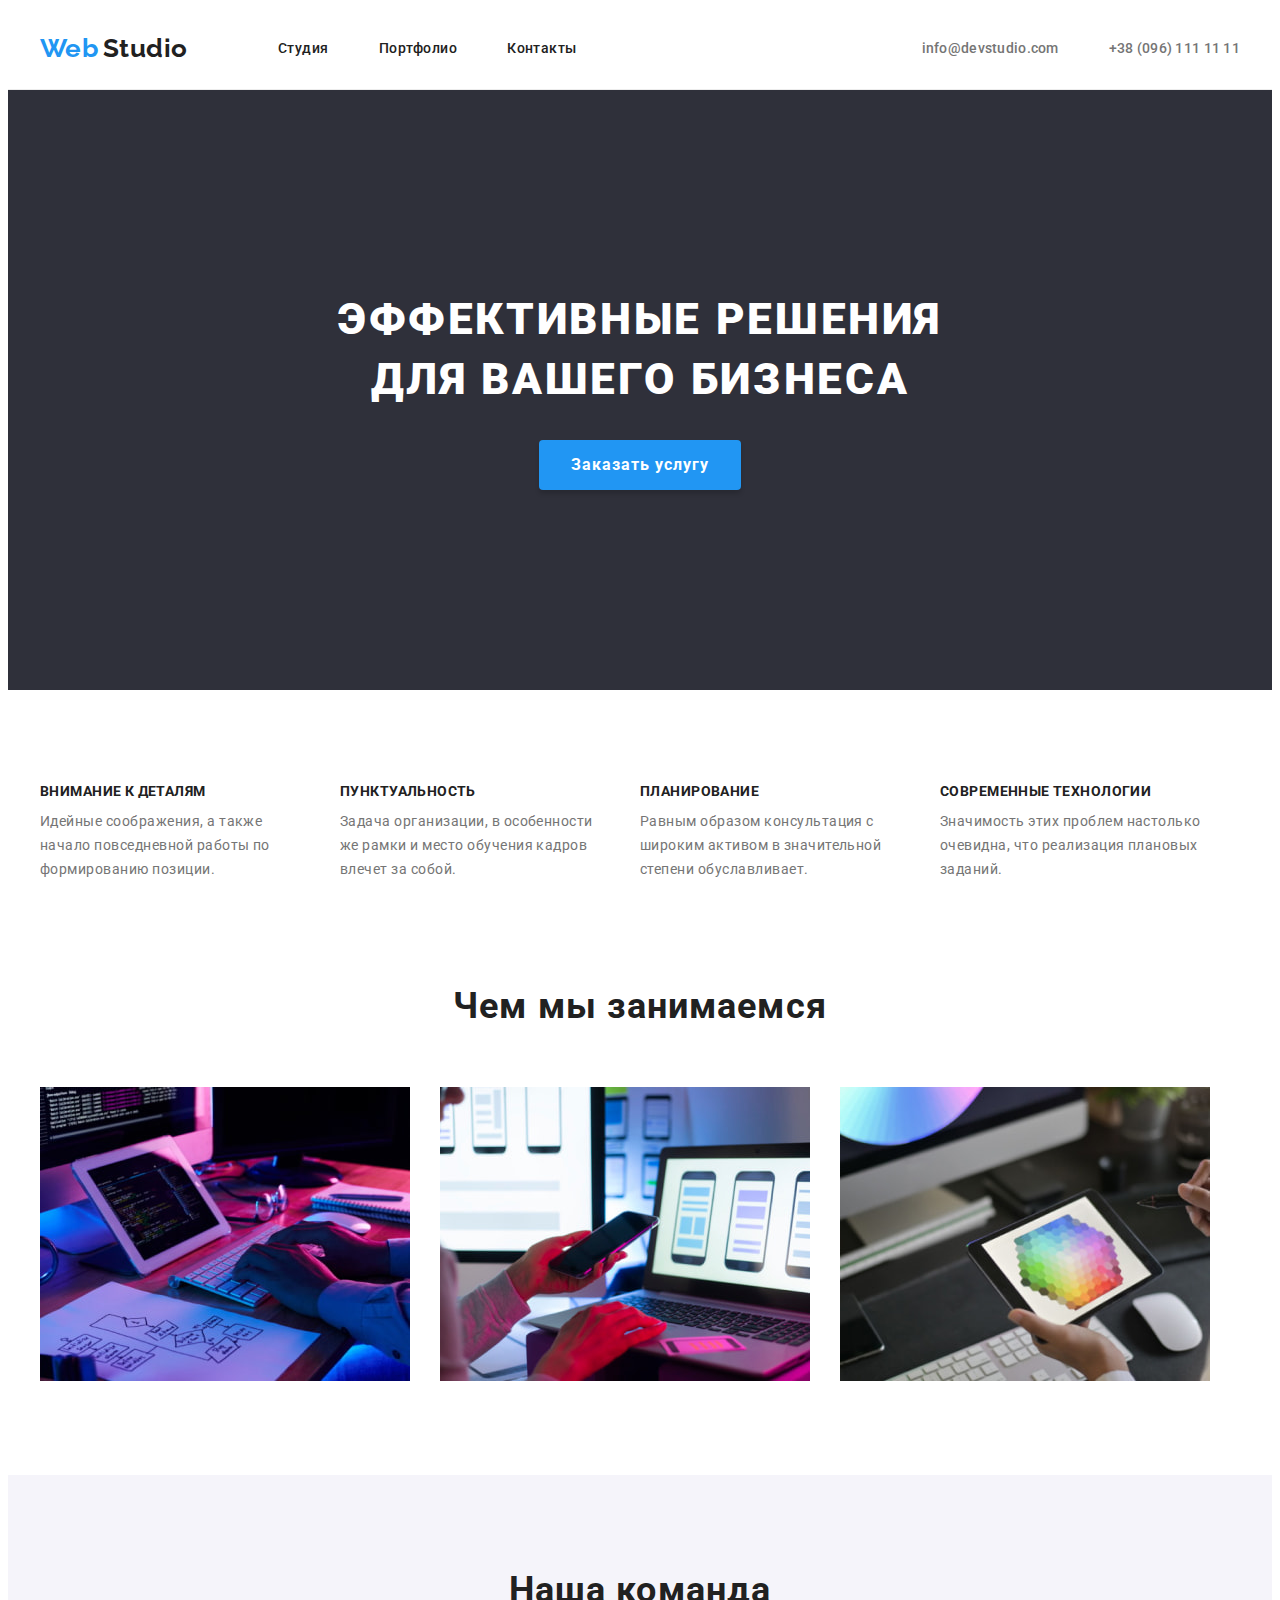
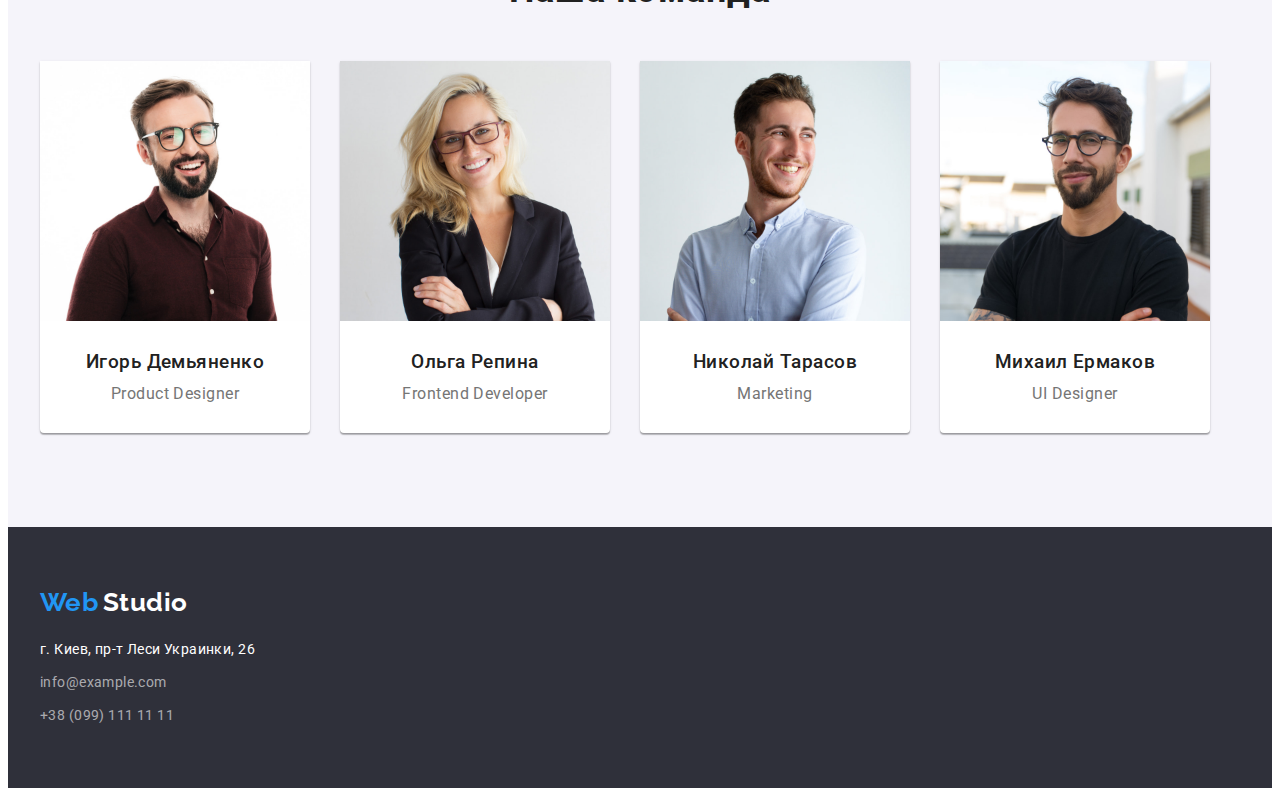
<file: index.html>
<!DOCTYPE html>
<html lang="ru">
	<head>
		<meta charset="UTF-8" />
		<meta http-equiv="X-UA-Compatible" content="IE=edge" />
		<meta name="viewport" content="width=device-width, initial-scale=1.0" />
		<title>WebStudio</title>
		<link rel="preconnect" href="https://fonts.googleapis.com" />
		<link rel="preconnect" href="https://fonts.gstatic.com" crossorigin />
		<link
			href="https://fonts.googleapis.com/css2?family=Raleway:wght@700&family=Roboto:wght@400;500;700;900&display=swap"
			rel="stylesheet"
		/>
		<link
			rel="stylesheet"
			href="https://cdnjs.cloudflare.com/ajax/libs/modern-normalize/1.1.0/modern-normalize.min.css"
			integrity="sha512-wpPYUAdjBVSE4KJnH1VR1HeZfpl1ub8YT/NKx4PuQ5NmX2tKuGu6U/JRp5y+Y8XG2tV+wKQpNHVUX03MfMFn9Q=="
			crossorigin="anonymous"
			referrerpolicy="no-referrer"
		/>
		<link rel="stylesheet" href="./css/styles.css" />
	</head>
	<body>
		<header class="header">
			<div class="container">
				<!--Navigation-->
				<nav class="nav">
					<a class="logo" href="index.html">
						<span class="web">Web</span>
						<span class="studio">Studio</span>
					</a>
					<ul class="list">
						<li class="item"><a class="link" href="./index.html">Студия</a></li>
						<li class="item"><a class="link" href="./portfolio.html">Портфолио</a></li>
						<li class="item"><a class="link" href="Контакты">Контакты</a></li>
					</ul>
				</nav>
				<!--Contacts-->
				<ul class="contacts-list">
					<li class="item"><a class="link" href="mailto:info@devstudio.com">info@devstudio.com</a></li>
					<li class="item"><a class="link" href="tel:+380961111111">+38 (096) 111 11 11</a></li>
				</ul>
			</div>
		</header>

		<!--Main-->
		<main>
			<!--Section Hero-->
			<section class="section-hero">
				<div class="container">
					<h1 class="hero-title">
						ЭФФЕКТИВНЫЕ РЕШЕНИЯ
						<br />
						ДЛЯ ВАШЕГО БИЗНЕСА
					</h1>
					<button class="button" type="button">Заказать услугу</button>
				</div>
			</section>

			<!--Section features-->
			<section class="section-features">
				<div class="container">
					<h2 class="title-h2 visually-hidden">Достоинства</h2>
					<!--1.Point-->
					<ul class="list">
						<li class="item">
							<h3 class="title">ВНИМАНИЕ К ДЕТАЛЯМ</h3>
							<p class="text">Идейные соображения, а также начало повседневной работы по формированию позиции.</p>
						</li>

						<!--2.Point-->
						<li class="item">
							<h3 class="title">ПУНКТУАЛЬНОСТЬ</h3>

							<p class="text">Задача организации, в особенности же рамки и место обучения кадров влечет за собой.</p>
						</li>

						<!--3.Point-->
						<li class="item">
							<h3 class="title">ПЛАНИРОВАНИЕ</h3>
							<p class="text">Равным образом консультация с широким активом в значительной степени обуславливает.</p>
						</li>

						<!--4.Point-->
						<li class="item">
							<h3 class="title">СОВРЕМЕННЫЕ ТЕХНОЛОГИИ</h3>
							<p class="text">Значимость этих проблем настолько очевидна, что реализация плановых заданий.</p>
						</li>
					</ul>
				</div>
			</section>

			<!--Speciality-->
			<section class="section-special">
				<div class="container">
					<h2 class="title">Чем мы занимаемся</h2>
					<ul class="list">
						<li class="item">
							<img src="./img/speciality/1.jpg" alt="Написание кода" width="370" height="294" />
						</li>
						<li class="item">
							<img src="./img/speciality/2.jpg" alt="доступ на телефоне" width="370" height="294" />
						</li>
						<li class="item">
							<img src="./img/speciality/3.jpg" alt="Разнообразие выбора" width="370" height="294" />
						</li>
					</ul>
				</div>
			</section>

			<!--Our Team-->
			<section class="section-team">
				<div class="container">
					<h2 class="title">Наша команда</h2>
					<ul class="list">
						<li class="item">
							<img class="photo" src="./img/our-teams/Igor.jpg" alt="Игорь Демьяненко" width="270" height="260" />
							<div class="person-card">
								<h3 class="name">Игорь Демьяненко</h3>
								<p class="text" lang="en">Product Designer</p>
							</div>
						</li>
						<li class="item">
							<img class="photo" src="./img/our-teams/Olha.jpg" alt="Ольга Репина" width="270" height="260" />
							<div class="person-card">
								<h3 class="name">Ольга Репина</h3>
								<p class="text" lang="en">Frontend Developer</p>
							</div>
						</li>
						<li class="item">
							<img class="photo" src="./img/our-teams/Nikolay.jpg" alt="Николай Тарасов" width="270" height="260" />
							<div class="person-card">
								<h3 class="name">Николай Тарасов</h3>
								<p class="text" lang="en">Marketing</p>
							</div>
						</li>
						<li class="item">
							<img class="photo" src="./img/our-teams/Miha.jpg" alt="Михаил Ермаков" width="270" height="260" />
							<div class="person-card">
								<h3 class="name">Михаил Ермаков</h3>
								<p class="text" lang="en">UI Designer</p>
							</div>
						</li>
					</ul>
				</div>
			</section>
		</main>

		<footer class="footer">
			<div class="container">
				<a class="logo" href="./index.html">
					<span class="web">Web</span>
					<span class="studio">Studio</span>
				</a>
				<address class="address">г. Киев, пр-т Леси Украинки, 26</address>
				<ul class="list">
					<li class="item"><a class="link" href="mailto:info@example.com">info@example.com</a></li>
					<li class="item"><a class="link" href="tel:+380991111111">+38 (099) 111 11 11</a></li>
				</ul>
			</div>
		</footer>
	</body>
</html>
</file>
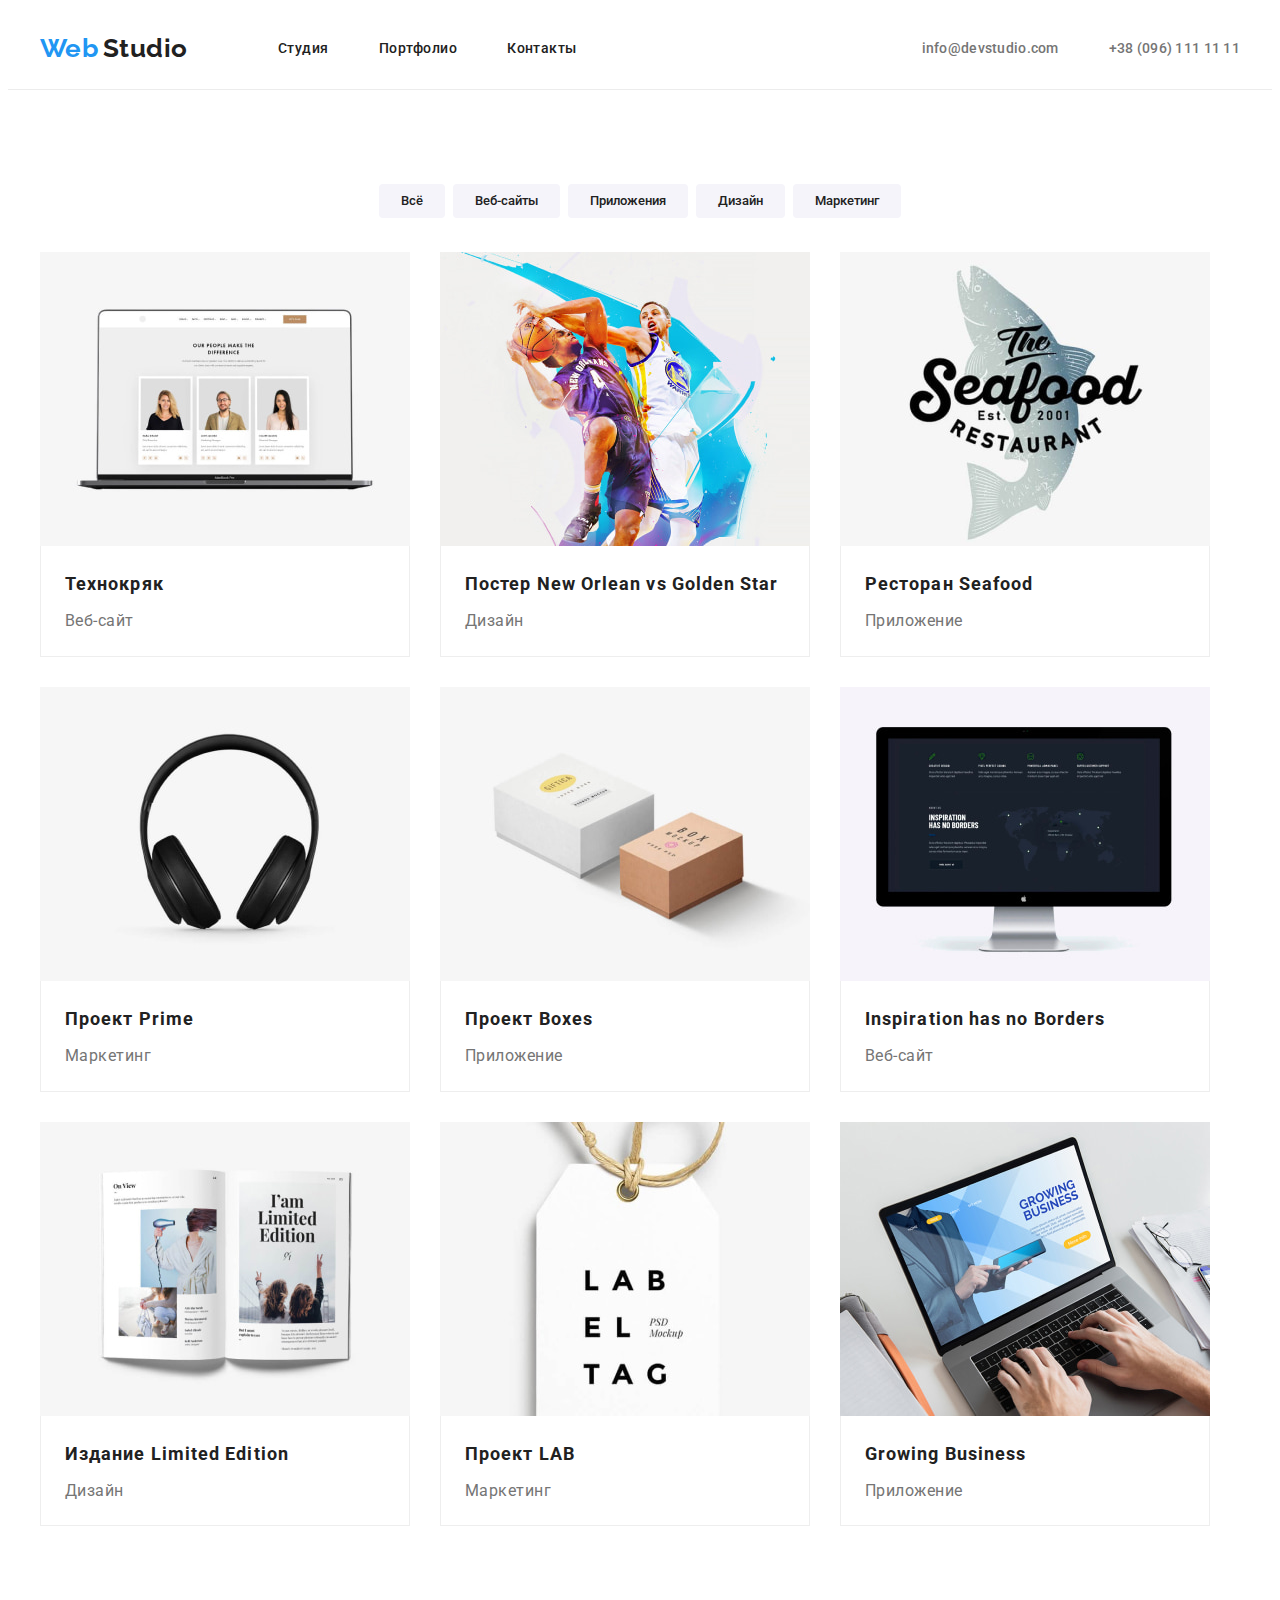
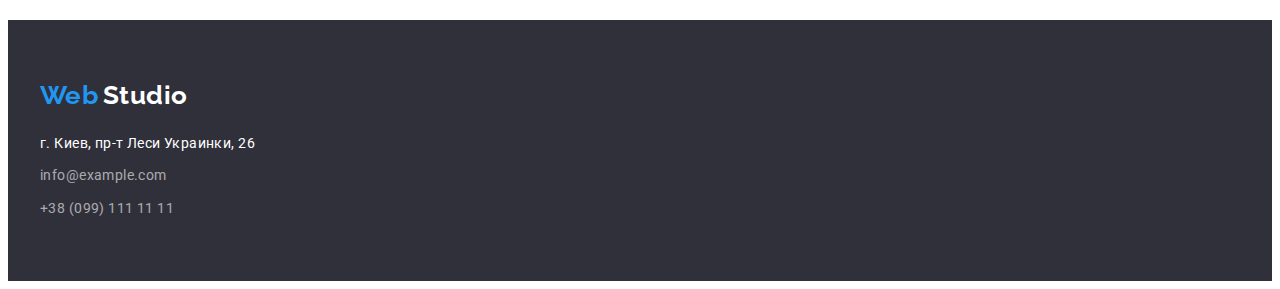
<file: portfolio.html>
<!DOCTYPE html>
<html lang="ru">
	<head>
		<meta charset="UTF-8" />
		<meta http-equiv="X-UA-Compatible" content="IE=edge" />
		<meta name="viewport" content="width=device-width, initial-scale=1.0" />
		<title>WebStudio</title>
		<link rel="preconnect" href="https://fonts.googleapis.com" />
		<link rel="preconnect" href="https://fonts.gstatic.com" crossorigin />
		<link
			href="https://fonts.googleapis.com/css2?family=Raleway:wght@700&family=Roboto:wght@400;500;700;900&display=swap"
			rel="stylesheet"
		/>
		<link
			rel="stylesheet"
			href="https://cdnjs.cloudflare.com/ajax/libs/modern-normalize/1.1.0/modern-normalize.min.css"
			integrity="sha512-wpPYUAdjBVSE4KJnH1VR1HeZfpl1ub8YT/NKx4PuQ5NmX2tKuGu6U/JRp5y+Y8XG2tV+wKQpNHVUX03MfMFn9Q=="
			crossorigin="anonymous"
			referrerpolicy="no-referrer"
		/>
		<link rel="stylesheet" href="./css/styles.css" />
	</head>
	<body>
		<header class="header">
			<div class="container">
				<!--Navigation-->
				<nav class="nav">
					<a class="logo" href="index.html">
						<span class="web">Web</span>
						<span class="studio">Studio</span>
					</a>
					<ul class="list">
						<li class="item"><a class="link" href="./index.html">Студия</a></li>
						<li class="item"><a class="link" href="./portfolio.html">Портфолио</a></li>
						<li class="item"><a class="link" href="Контакты">Контакты</a></li>
					</ul>
				</nav>
				<!--Contacts-->
				<ul class="contacts-list">
					<li class="item"><a class="link" href="mailto:info@devstudio.com">info@devstudio.com</a></li>
					<li class="item"><a class="link" href="tel:+380961111111">+38 (096) 111 11 11</a></li>
				</ul>
			</div>
		</header>

		<main>
			<!--Gallery-->
			<section class="section-gallery">
				<h1 class="portfolio-title visually-hidden">Портфолио</h1>
				<div class="container">
					<!-- list btn -->
					<ul class="btn-list">
						<li class="item">
							<button class="btn" type="button">Всё</button>
						</li>
						<li class="item">
							<button class="btn" type="button">Веб-сайты</button>
						</li>
						<li class="item">
							<button class="btn" type="button">Приложения</button>
						</li>
						<li class="item">
							<button class="btn" type="button">Дизайн</button>
						</li>
						<li class="item">
							<button class="btn" type="button">Маркетинг</button>
						</li>
					</ul>
					<!--Portfolio-->
					<ul class="portfolio-list">
						<li class="item">
							<a class="link" href="">
								<img class="photo" src="img/portfolio/1.jpg" alt="version1" width="370" height="294" />
								<div class="caption">
									<h2 class="title">Технокряк</h2>
									<p class="text">Веб-сайт</p>
								</div>
							</a>
						</li>
						<li class="item">
							<a class="link" href="">
								<img class="photo" src="img/portfolio/2.jpg" alt="version1" width="370" height="294" />
								<div class="caption">
									<h2 class="title">Постер New Orlean vs Golden Star</h2>
									<p class="text">Дизайн</p>
								</div>
							</a>
						</li>
						<li class="item">
							<a class="link" href="">
								<img class="photo" src="img/portfolio/3.jpg" alt="version1" width="370" height="294" />
								<div class="caption">
									<h2 class="title">Ресторан Seafood</h2>
									<p class="text">Приложение</p>
								</div>
							</a>
						</li>
						<li class="item">
							<a class="link" href="">
								<img class="photo" src="img/portfolio/4.jpg" alt="version1" width="370" height="294" />
								<div class="caption">
									<h2 class="title">Проект Prime</h2>
									<p class="text">Маркетинг</p>
								</div>
							</a>
						</li>
						<li class="item">
							<a class="link" href="">
								<img class="photo" src="img/portfolio/5.jpg" alt="version1" width="370" height="294" />
								<div class="caption">
									<h2 class="title">Проект Boxes</h2>
									<p class="text">Приложение</p>
								</div>
							</a>
						</li>
						<li class="item">
							<a class="link" href="">
								<img class="photo" src="img/portfolio/6.jpg" alt="version1" width="370" height="294" />
								<div class="caption">
									<h2 class="title">Inspiration has no Borders</h2>
									<p class="text">Веб-сайт</p>
								</div>
							</a>
						</li>
						<li class="item">
							<a class="link" href="">
								<img class="photo" src="img/portfolio/7.jpg" alt="version1" width="370" height="294" />
								<div class="caption">
									<h2 class="title">Издание Limited Edition</h2>
									<p class="text">Дизайн</p>
								</div>
							</a>
						</li>
						<li class="item">
							<a class="link" href="">
								<img class="photo" src="img/portfolio/8.jpg" alt="version1" width="370" height="294" />
								<div class="caption">
									<h2 class="title">Проект LAB</h2>
									<p class="text">Маркетинг</p>
								</div>
							</a>
						</li>
						<li class="item">
							<a class="link" href="">
								<img class="photo" src="img/portfolio/9.jpg" alt="version1" width="370" height="294" />
								<div class="caption">
									<h2 class="title">Growing Business</h2>
									<p class="text">Приложение</p>
								</div>
							</a>
						</li>
					</ul>
				</div>
			</section>
		</main>

		<footer class="footer">
			<div class="container">
				<a class="logo" href="./index.html">
					<span class="web">Web</span>
					<span class="studio">Studio</span>
				</a>
				<address class="address">г. Киев, пр-т Леси Украинки, 26</address>
				<ul class="list">
					<li class="item"><a class="link" href="mailto:info@example.com">info@example.com</a></li>
					<li class="item"><a class="link" href="tel:+380991111111">+38 (099) 111 11 11</a></li>
				</ul>
			</div>
		</footer>
	</body>
</html>
</file>
<file: css/styles.css>
/* primary-text-color: #757575;; 
title-text-color: #212121;
title-h1-color: #FFFFFF;
accent-color-background: #2196F3;
bcg-color-footer- 2F303A
:hover-color: #2196F3; */

:root {
	--primary-text-color: #757575;

	--title-text-color: #212121;

	--title-h1-color: #ffffff;

	--accent-color-background: #2196f3;

	--focus-hover-color: #2196f3;

	--accent-btn: #f5f4fa;

	--bcg-color-footer: #2f303a;

	--bcg-color-header: #ffffff;

	--contacts-list-color: rgba(255, 255, 255, 0.6);
	--background-our-team: #f5f4fa;
}

body {
	font-family: "Roboto", sans-serif;
	letter-spacing: 0.03em;

	color: var(--primary-text-color);
	background-color: #ffffff;
}
h1,
h2,
h3,
h4,
h5,
h6,
p,
ul {
	margin: 0;
	padding: 0;
}

img,
a {
	display: block;
}

.list,
.btn-list,
.contacts-list,
.portfolio-list {
	list-style: none;
}

.portfolio-list .link {
	text-decoration: none;
}

/* header */
.header {
	background-color: var(--bcg-color-header);
	border-bottom: 1px solid #ececec;
}

.container {
	/* outline: 4px solid red; */

	width: 1200px;
	padding: 0 15px;

	margin: 0 auto;
}

.header .container {
	align-items: center;
	display: flex;
	/* outline: 4px solid tomato; */
}

.web {
	text-decoration: none;

	font-weight: 700;
	font-size: 26px;
	line-height: 1.2;
	font-family: "Raleway", sans-serif;

	color: var(--accent-color-background);
}

.studio {
	font-weight: 700;
	font-size: 26px;
	line-height: 31px;
	font-family: "Raleway", sans-serif;

	color: var(--title-text-color);
}

.nav {
	display: flex;
	align-items: center;
}

.header .logo {
	display: block;
	text-decoration: none;
	margin-right: 90px;
	padding-top: 25px;
	padding-bottom: 25px;
}

/* <!--Navigation--> */
.nav .list {
	display: flex;
}

.nav .item:not(:last-child) {
	margin-right: 50px;
}

/* .nav .item {
	margin-right: 50px;
}

 .nav .item:last-child {
margin-right: 0;
} 

.nav .item + .item {
	margin-left: 50px;
} */

.nav .link {
	text-decoration: none;

	padding: 32px 0;
	font-weight: 500;
	font-size: 14px;
	line-height: 1.2;

	color: var(--title-text-color);
}

/* .contacts-list */
.contacts-list {
	display: flex;
	margin-left: auto;
}

.contacts-list .item:not(:last-child) {
	margin-right: 50px;
}

.contacts-list .link {
	text-decoration: none;

	padding: 32px 0;
	font-weight: 500;
	font-size: 14px;
	line-height: 1.2;
	letter-spacing: 0.02em;

	color: var(--primary-text-color);
}

/* :hover and :focus */
.nav .link:hover,
.nav .link:focus,
.contacts-list .link:hover,
.contacts-list .link:focus,
.footer .link:hover,
.footer .link:focus {
	color: var(--focus-hover-color);
}

/* MAIN */

/* section Hero*/
.section-hero {
	background-color: var(--bcg-color-footer);
}
.section-hero .container {
	max-width: 1600px;
	padding-top: 200px;
	padding-bottom: 200px;
	text-align: center;
	/* outline: 4px solid tomato; */
	color: var(--title-h1-color);
}

.hero-title {
	margin-bottom: 30px;

	font-weight: 900;
	font-size: 44px;
	line-height: 1.36;
	letter-spacing: 0.06em;
	text-transform: uppercase;

	color: #ffffff;
}

.section-hero .button {
	padding: 10px 32px;

	min-width: 200px;
	font-weight: 700;
	font-size: 16px;
	line-height: 1.9;
	letter-spacing: 0.06em;
	font-family: inherit;
	cursor: pointer;

	color: var(--title-h1-color);
	background-color: var(--accent-color-background);
	border-radius: 4px;
	border-width: 0;
	box-shadow: 0px 4px 4px rgb(0 0 0 / 15%);
}

.section-hero .button:hover {
	background-color: var(--title-h1-color);
	color: var(--title-text-color);
}

/* section-features */
.section-features {
	background-color: var(--bcg-color-header);
}

.visually-hidden {
	position: absolute;
	width: 1px;
	height: 1px;
	margin: -1px;
	border: 0;
	padding: 0;

	white-space: nowrap;
	clip-path: inset(100%);
	clip: rect(0 0 0 0);
	overflow: hidden;
}

.section-features {
	/* outline: 4px solid tomato; */
	padding-top: 94px;
	padding-bottom: 94px;
}

.section-features .list {
	display: flex;
}

.section-features .item:not(:last-child) {
	margin-right: 30px;
}
.section-features .item {
	width: 270px;
}

.section-features .title {
	margin-bottom: 10px;

	font-weight: 700;
	font-size: 14px;
	line-height: 1.14;
	letter-spacing: 0.03em;

	color: var(--title-text-color);
}

.section-features .text {
	line-height: 1.71;
	font-size: 14px;
	color: var(--primary-text-color);
}

/* <!--Speciality--> */
.section-special {
	padding-bottom: 94px;
}

.section-special .title {
	text-align: center;

	margin-bottom: 50px;

	font-weight: 700;
	font-size: 36px;
	line-height: 1.7;
	letter-spacing: 0.03em;

	color: var(--title-text-color);
}

.section-special .list {
	display: flex;
}

.section-special .item:not(:last-child) {
	margin-right: 30px;
}

/* <!--Our Team--> */
.section-team {
	background-color: var(--background-our-team);
	padding-top: 94px;
	padding-bottom: 94px;
}

.section-team .title {
	text-align: center;
	margin-bottom: 50px;

	font-size: 36px;
	line-height: 1.17;
	letter-spacing: 0.03em;

	color: var(--title-text-color);
}

.section-team .list {
	display: flex;
}

.section-team .item {
	box-shadow: 0px 1px 3px rgba(0, 0, 0, 0.12), 0px 1px 1px rgba(0, 0, 0, 0.14), 0px 2px 1px rgba(0, 0, 0, 0.2);
	border-radius: 0px 0px 4px 4px;
	background-color: #ffffff;
}

.section-team .item:not(:last-child) {
	margin-right: 30px;
}

.person-card {
	padding: 30px 30px;
}

.section-team .name {
	text-align: center;
	margin-bottom: 10px;

	font-weight: 500;
	line-height: 1.2;

	color: var(--title-text-color);
}

.section-team .text {
	text-align: center;

	line-height: 1.2;

	color: var(--primary-text-color);
}

.footer {
	padding-top: 60px;
	padding-bottom: 60px;

	background-color: var(--bcg-color-footer);
}

.footer .logo {
	display: block;
	text-decoration: none;
	margin-bottom: 20px;
}

.footer .studio {
	color: var(--title-h1-color);
}

.address {
	font-style: normal;

	margin-bottom: 9px;
	font-size: 14px;
	line-height: 1.7;
	letter-spacing: 0.03em;

	color: var(--title-h1-color);
}

.footer .list .item:not(:last-child) {
	margin-bottom: 9px;
}

.footer .link {
	text-decoration: none;

	font-size: 14px;
	line-height: 1.7;
	letter-spacing: 0.03em;

	color: rgba(255, 255, 255, 0.6);
}

/* =======================================
			   portfolio
======================================= */

.section-gallery {
	padding: 94px 0px;
}

.btn-list {
	display: flex;
	justify-content: center;
	margin-bottom: 34px;
}

.btn {
	cursor: pointer;
	font-family: inherit;

	font-weight: 500;
	line-height: 1.65;
	padding: 6px 22px;

	color: var(--title-text-color);
	background: var(--accent-btn);
	border-radius: 4px;
	border-width: 0;
}

.btn-list .item:not(:last-child) {
	margin-right: 8px;
}

.btn-list .title {
	font-weight: 700;
	font-size: 18px;
	line-height: 2;

	color: var(--title-text-color);
}

.btn:hover,
.btn:focus {
	font-weight: 500;
	line-height: 1.65;

	background-color: var(--accent-color-background);
	color: var(--title-h1-color);
	box-shadow: 0px 4px 4px rgb(0 0 0 / 15%);
}

.portfolio-list {
	display: flex;
	flex-wrap: wrap;
}

.portfolio-list .item {
	margin-right: 30px;
}

.portfolio-list .item:nth-child(3n) {
	margin-right: 0;
}

.portfolio-list .item:nth-child(-n + 6) {
	margin-bottom: 30px;
}

.caption {
	padding: 20px 24px;

	border-left: 1px solid #eee;
	border-right: 1px solid #eee;
	border-bottom: 1px solid #eee;
}

.portfolio-list .title {
	margin-bottom: 4px;

	font-weight: 700; 	
	font-size: 18px;
	line-height: 2;
	letter-spacing: 0.06em;

	color: var(--title-text-color);
}

.portfolio-list .text {
	line-height: 1.86;

	color: var(--primary-text-color);
}
</file>
